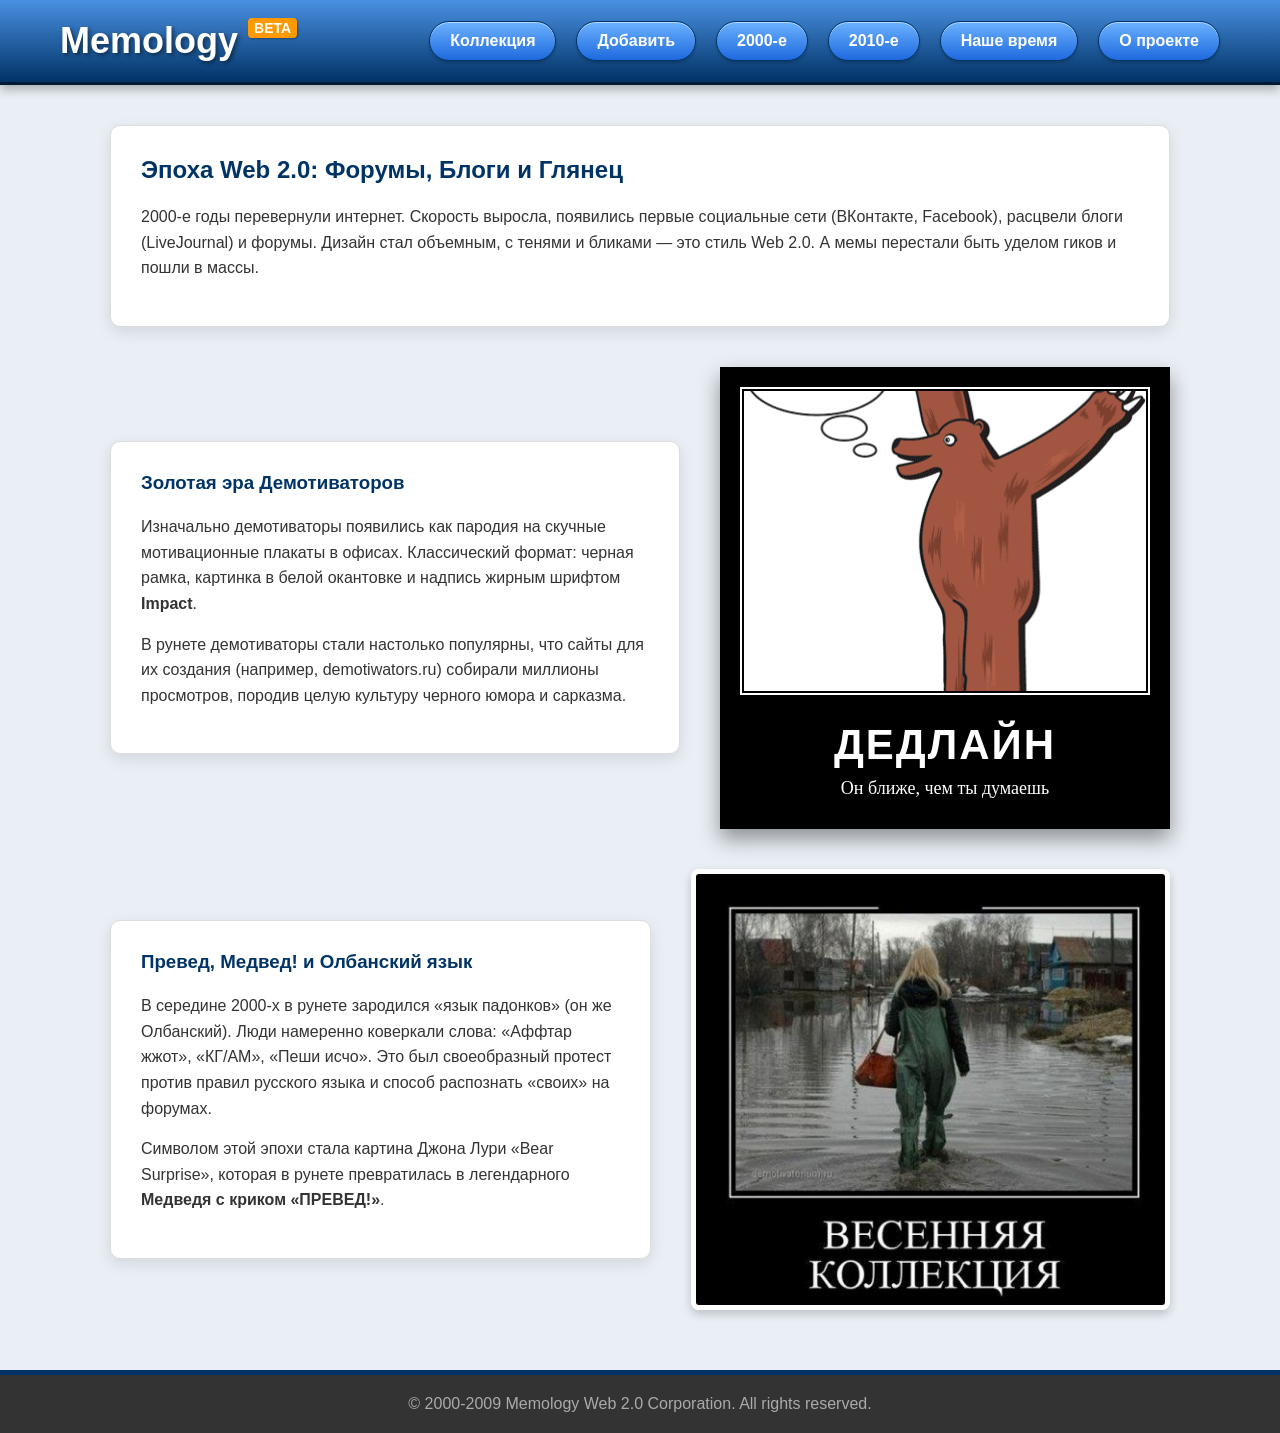
<file: 2000-s.html>
<!DOCTYPE html>
<html lang="ru">
<head>
    <meta charset="UTF-8">
    <meta name="viewport" content="width=device-width, initial-scale=1.0">
    <title>Мемы 2000-х | Мемология</title>
    <link rel="stylesheet" href="./styles/style.css">
</head>
<body class="body-2000s">

    <header class="header-2000s">
        <div class="header-content">
            <h1 class="logo-2000s">Memology <span class="beta-tag">BETA</span></h1>
            <nav>
                <a href="index.html" class="retro-button">Коллекция</a>
                <a href="form.html" class="retro-button">Добавить</a>
                
                <a href="2000-s.html" class="retro-button">2000-е</a>
                <a href="2010-s.html" class="retro-button">2010-е</a>
                <a href="modern.html" class="retro-button">Наше время</a>
                
                <a href="about.html" class="retro-button">О проекте</a>
            </nav>
        </div>
    </header>

    <main class="main-2000s">
        <section class="intro-2000s glossy-box">
            <h2>Эпоха Web 2.0: Форумы, Блоги и Глянец</h2>
            <p>2000-е годы перевернули интернет. Скорость выросла, появились первые социальные сети (ВКонтакте, Facebook), расцвели блоги (LiveJournal) и форумы. Дизайн стал объемным, с тенями и бликами — это стиль Web 2.0. А мемы перестали быть уделом гиков и пошли в массы.</p>
        </section>

        <section class="content-section-2000s">
            <div class="text-side glossy-box">
                <h3>Золотая эра Демотиваторов</h3>
                <p>Изначально демотиваторы появились как пародия на скучные мотивационные плакаты в офисах. Классический формат: черная рамка, картинка в белой окантовке и надпись жирным шрифтом <strong>Impact</strong>.</p>
                <p>В рунете демотиваторы стали настолько популярны, что сайты для их создания (например, demotiwators.ru) собирали миллионы просмотров, породив целую культуру черного юмора и сарказма.</p>
            </div>
            
            <div class="demotivator-frame">
                <div class="demotivator-inner">
                    <img src="./images/медвед.gif" alt="Превед Медвед" class="demotivator-img">
                </div>
                <h4 class="demotivator-title">ДЕДЛАЙН</h4>
                <p class="demotivator-text">Он ближе, чем ты думаешь</p>
            </div>
        </section>

        <section class="content-section-2000s reverse-layout">
            <div class="image-side">
                <img src="./images/demotivator-1.jpg" alt="Упячка" class="glossy-image">
            </div>
            <div class="text-side glossy-box">
                <h3>Превед, Медвед! и Олбанский язык</h3>
                <p>В середине 2000-х в рунете зародился «язык падонков» (он же Олбанский). Люди намеренно коверкали слова: «Аффтар жжот», «КГ/АМ», «Пеши исчо». Это был своеобразный протест против правил русского языка и способ распознать «своих» на форумах.</p>
                <p>Символом этой эпохи стала картина Джона Лури «Bear Surprise», которая в рунете превратилась в легендарного <strong>Медведя с криком «ПРЕВЕД!»</strong>.</p>
            </div>
        </section>

    </main>

    <footer class="footer-2000s">
        <p>© 2000-2009 Memology Web 2.0 Corporation. All rights reserved.</p>
    </footer>
    <script src="./js/storage.js"></script>
    <script src="./js/main.js"></script>
</body>
</html>
</file>
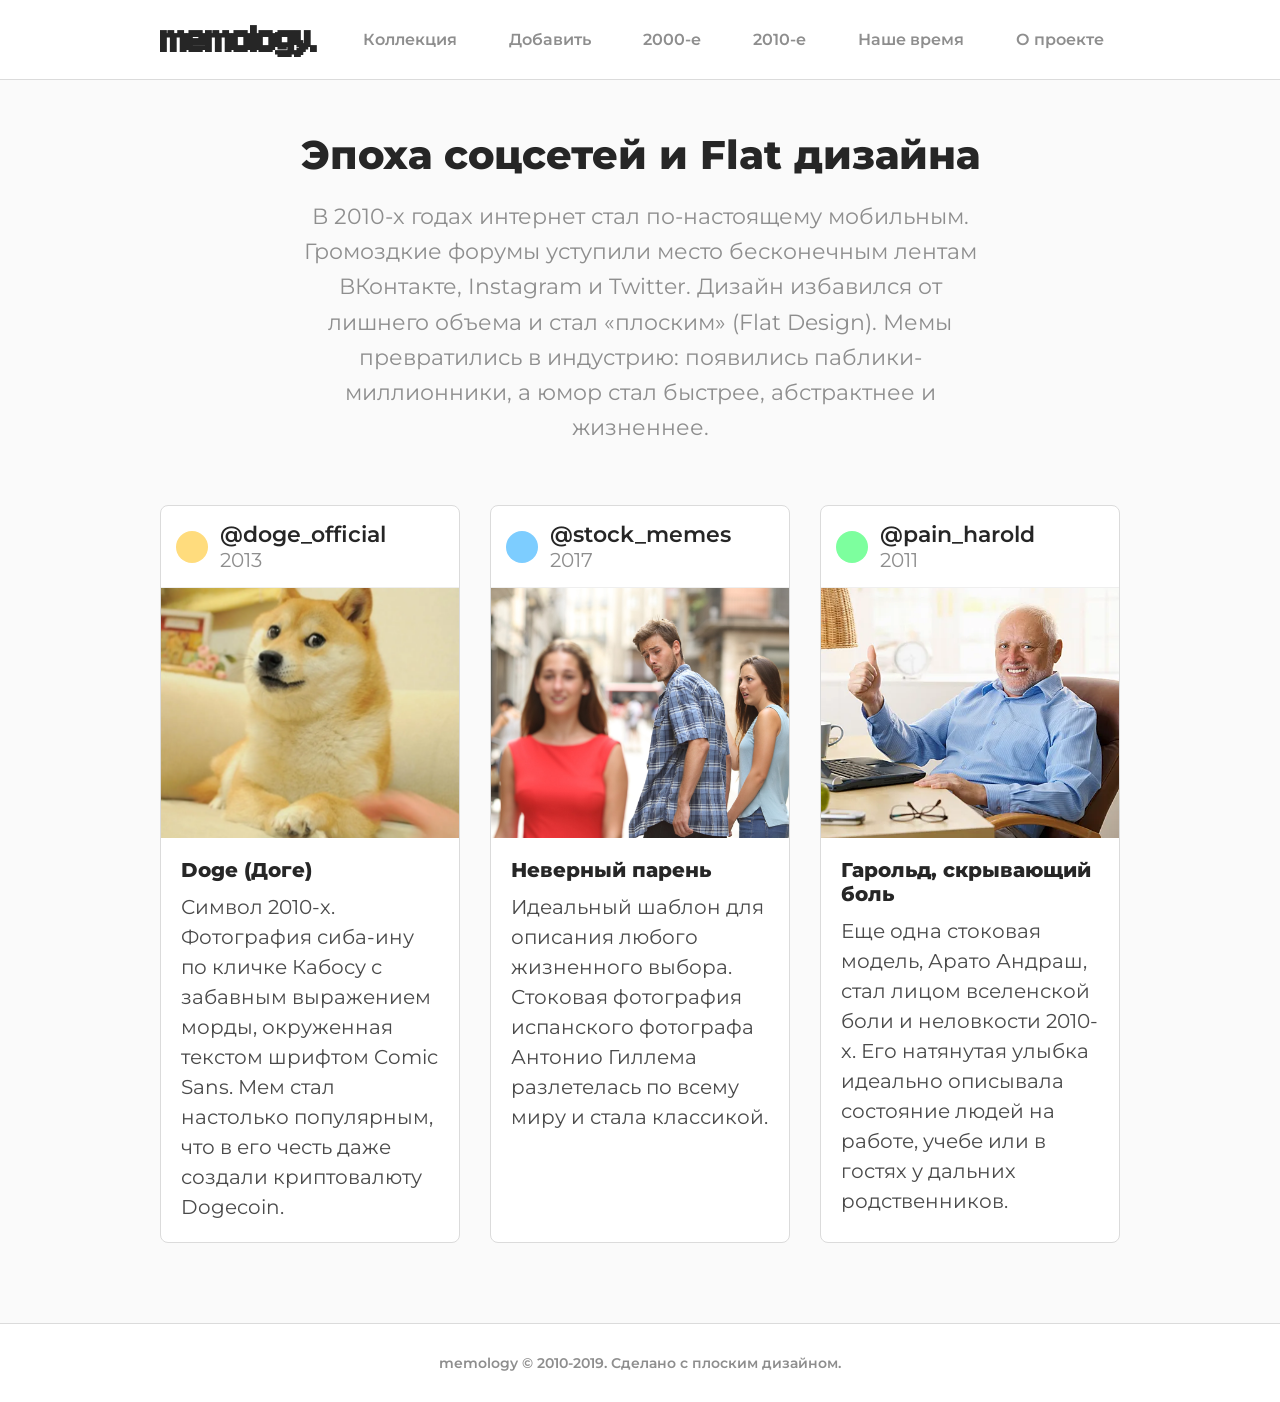
<file: 2010-s.html>
<!DOCTYPE html>
<html lang="ru">
<head>
    <meta charset="UTF-8">
    <meta name="viewport" content="width=device-width, initial-scale=1.0">
    <title>Мемы 2010-х | Мемология</title>
    <link rel="stylesheet" href="./styles/style.css">
</head>
<body class="body-2010s">

    <header class="header-2010s">
        <div class="container-2010s header-flex">
            <h1 class="logo-2010s">memology.</h1>
            <nav>
                <a href="index.html" class="retro-button">Коллекция</a>
                <a href="form.html" class="retro-button">Добавить</a>
                
                <a href="2000-s.html" class="retro-button">2000-е</a>
                <a href="2010-s.html" class="retro-button">2010-е</a>
                <a href="modern.html" class="retro-button">Наше время</a>
                
                <a href="about.html" class="retro-button">О проекте</a>
            </nav>
        </div>
    </header>

    <main class="main-2010s container-2010s">
        
        <section class="intro-2010s">
            <h2 class="title-2010s">Эпоха соцсетей и Flat дизайна</h2>
            <p class="text-2010s">В 2010-х годах интернет стал по-настоящему мобильным. Громоздкие форумы уступили место бесконечным лентам ВКонтакте, Instagram и Twitter. Дизайн избавился от лишнего объема и стал «плоским» (Flat Design). Мемы превратились в индустрию: появились паблики-миллионники, а юмор стал быстрее, абстрактнее и жизненнее.</p>
        </section>

        <section class="feed-2010s">
            
            <article class="flat-card">
                <div class="card-header">
                    <div class="avatar"></div>
                    <div>
                        <span class="username">@doge_official</span>
                        <span class="post-time">2013</span>
                    </div>
                </div>
                <img src="./images/doge-meme.webp" alt="Doge meme" class="card-image">
                <div class="card-content">
                    <h3 class="card-title">Doge (Доге)</h3>
                    <p class="card-text">Символ 2010-х. Фотография сиба-ину по кличке Кабосу с забавным выражением морды, окруженная текстом шрифтом Comic Sans. Мем стал настолько популярным, что в его честь даже создали криптовалюту Dogecoin.</p>
                </div>
            </article>

            <article class="flat-card">
                <div class="card-header">
                    <div class="avatar avatar-blue"></div>
                    <div>
                        <span class="username">@stock_memes</span>
                        <span class="post-time">2017</span>
                    </div>
                </div>
                <img src="./images/Distracted-dude.jpeg" alt="Distracted Boyfriend" class="card-image">
                <div class="card-content">
                    <h3 class="card-title">Неверный парень</h3>
                    <p class="card-text">Идеальный шаблон для описания любого жизненного выбора. Стоковая фотография испанского фотографа Антонио Гиллема разлетелась по всему миру и стала классикой.</p>
                </div>
            </article>

            <article class="flat-card">
                <div class="card-header">
                    <div class="avatar avatar-green"></div>
                    <div>
                        <span class="username">@pain_harold</span>
                        <span class="post-time">2011</span>
                    </div>
                </div>
                <img src="./images/Garold-meme.webp" alt="Гарольд" class="card-image">
                <div class="card-content">
                    <h3 class="card-title">Гарольд, скрывающий боль</h3>
                    <p class="card-text">Еще одна стоковая модель, Арато Андраш, стал лицом вселенской боли и неловкости 2010-х. Его натянутая улыбка идеально описывала состояние людей на работе, учебе или в гостях у дальних родственников.</p>
                </div>
            </article>

        </section>

    </main>

    <footer class="footer-2010s">
        <div class="container-2010s">
            <p>memology © 2010-2019. Сделано с плоским дизайном.</p>
        </div>
    </footer>
    <script src="./js/storage.js"></script>
    <script src="./js/main.js"></script>
</body>
</html>
</file>
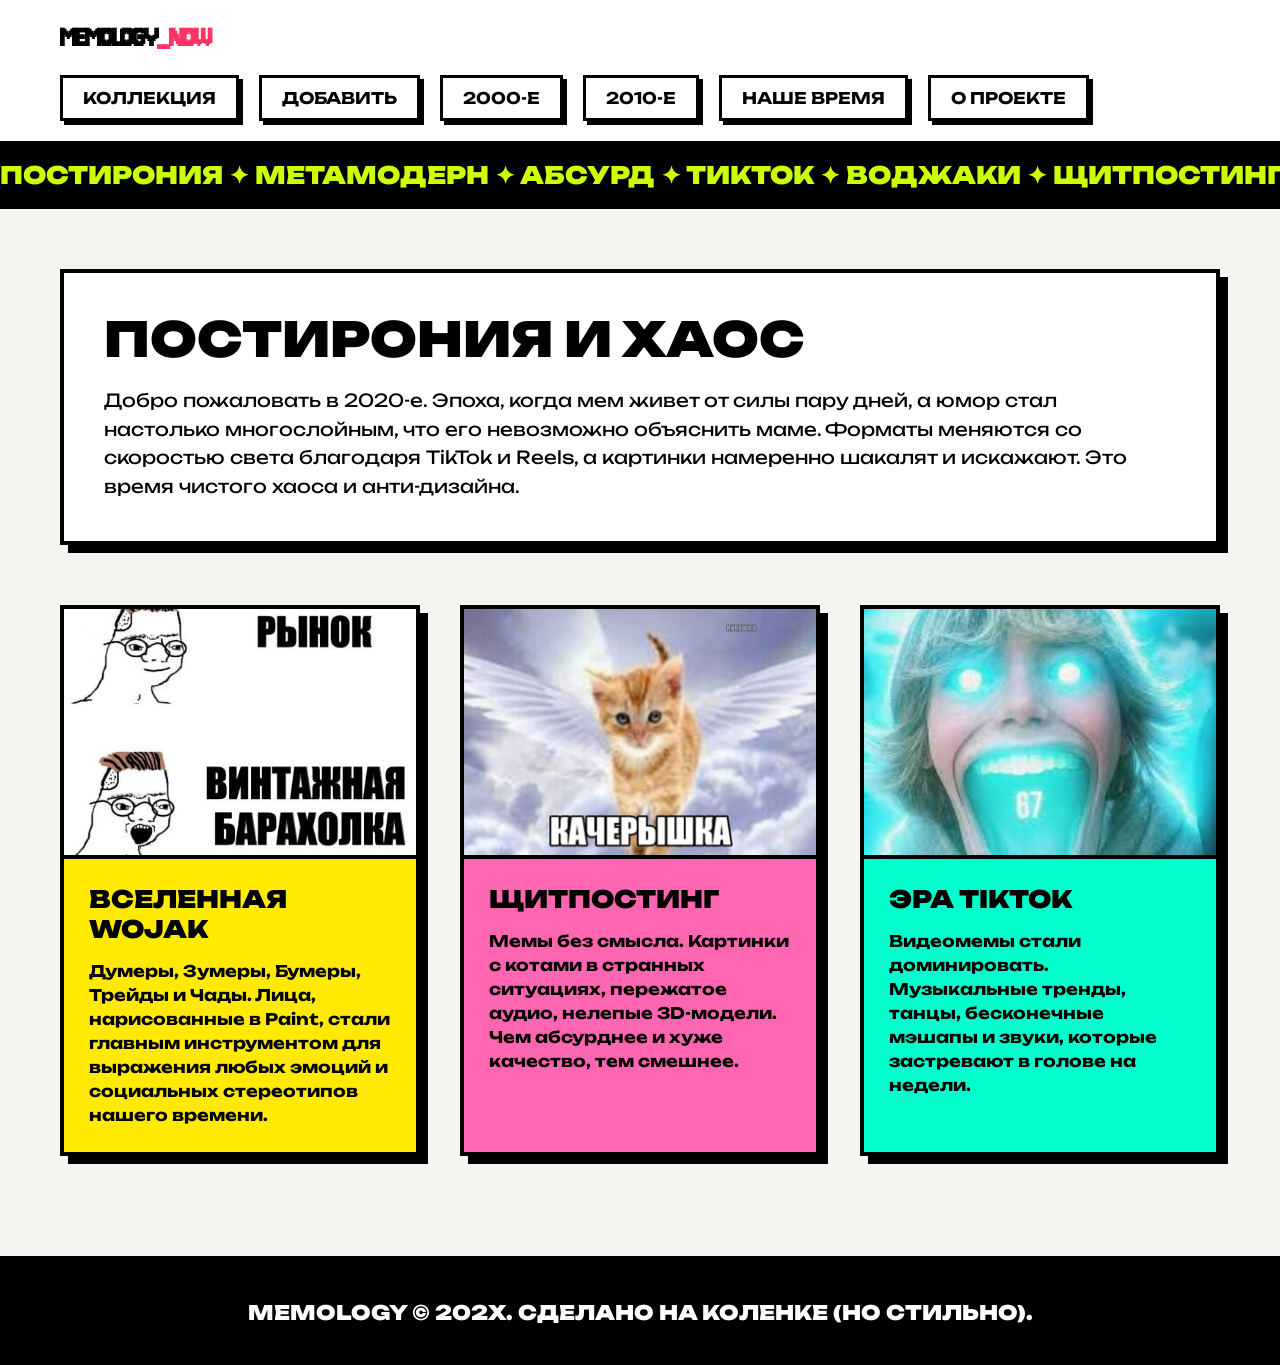
<file: modern.html>
<!DOCTYPE html>
<html lang="ru">
<head>
    <meta charset="UTF-8">
    <meta name="viewport" content="width=device-width, initial-scale=1.0">
    <title>Мемы Нашего Времени | Мемология</title>
    <link rel="stylesheet" href="./styles/style.css">
</head>
<body class="body-modern">

    <header class="header-modern">
        <div class="container-modern">
            <h1 class="logo-modern">MEMOLOGY<span>_NOW</span></h1>
            <nav>
                <a href="index.html" class="retro-button">Коллекция</a>
                <a href="form.html" class="retro-button">Добавить</a>
                
                <a href="2000-s.html" class="retro-button">2000-е</a>
                <a href="2010-s.html" class="retro-button">2010-е</a>
                <a href="modern.html" class="retro-button">Наше время</a>
                
                <a href="about.html" class="retro-button">О проекте</a>
            </nav>
        </div>
    </header>

<div class="marquee-brutal">
        <div class="marquee-track">
            <div class="marquee-content">ПОСТИРОНИЯ ✦ МЕТАМОДЕРН ✦ АБСУРД ✦ ТИКТОК ✦ ВОДЖАКИ ✦ ЩИТПОСТИНГ ✦&nbsp;</div>
            <div class="marquee-content">ПОСТИРОНИЯ ✦ МЕТАМОДЕРН ✦ АБСУРД ✦ ТИКТОК ✦ ВОДЖАКИ ✦ ЩИТПОСТИНГ ✦&nbsp;</div>
        </div>
    </div>

    <main class="main-modern container-modern">
        
        <section class="intro-modern brutal-box">
            <h2 class="title-modern">Постирония и Хаос</h2>
            <p class="text-modern">Добро пожаловать в 2020-е. Эпоха, когда мем живет от силы пару дней, а юмор стал настолько многослойным, что его невозможно объяснить маме. Форматы меняются со скоростью света благодаря TikTok и Reels, а картинки намеренно шакалят и искажают. Это время чистого хаоса и анти-дизайна.</p>
        </section>

        <section class="grid-modern">
            
            <article class="brutal-card card-yellow">
                <img src="./images/paint-meme.jpg" alt="Wojak Meme" class="brutal-img">
                <div class="brutal-content">
                    <h3>Вселенная Wojak</h3>
                    <p>Думеры, Зумеры, Бумеры, Трейды и Чады. Лица, нарисованные в Paint, стали главным инструментом для выражения любых эмоций и социальных стереотипов нашего времени.</p>
                </div>
            </article>

            <article class="brutal-card card-pink">
                <img src="./images/shitpost-meme.jpg" alt="Абсурдный кот" class="brutal-img">
                <div class="brutal-content">
                    <h3>Щитпостинг</h3>
                    <p>Мемы без смысла. Картинки с котами в странных ситуациях, пережатое аудио, нелепые 3D-модели. Чем абсурднее и хуже качество, тем смешнее.</p>
                </div>
            </article>

            <article class="brutal-card card-cyan">
                <img src="./images/six-seven-meme.jpeg" alt="TikTok Trend" class="brutal-img">
                <div class="brutal-content">
                    <h3>Эра TikTok</h3>
                    <p>Видеомемы стали доминировать. Музыкальные тренды, танцы, бесконечные мэшапы и звуки, которые застревают в голове на недели.</p>
                </div>
            </article>

        </section>

    </main>

    <footer class="footer-modern">
        <div class="container-modern">
            <p>MEMOLOGY © 202X. СДЕЛАНО НА КОЛЕНКЕ (НО СТИЛЬНО).</p>
        </div>
    </footer>
    <script src="./js/storage.js"></script>
    <script src="./js/main.js"></script>
</body>
</html>
</file>
<file: styles/style.css>
/* шрифты */
@import url('https://fonts.googleapis.com/css2?family=Montserrat:wght@400;600;800&display=swap');
@import url('https://fonts.googleapis.com/css2?family=Anton&display=swap');
@import url('https://fonts.googleapis.com/css2?family=Jersey+10&family=Press+Start+2P&display=swap');
@import url('https://fonts.googleapis.com/css2?family=Quicksand:wght@300;600;800&display=swap');
@import url('https://fonts.googleapis.com/css2?family=Unbounded:wght@400;700;900&display=swap');

* {
    margin: 0;
    padding: 0;
    box-sizing: border-box;
}

body {
    background-color: #008080;
    overflow-x: hidden;
}

header {
    font-family: "Jersey 10", sans-serif;
    font-weight: 400;
}

.title-bar {
    background: linear-gradient(90deg, #000080, #1084d0); 
    color: white;
    padding: 2px 4px;
    display: flex;
    align-items: center;
    justify-content: space-between;
}

.title-bar-right, 
.title-bar-left {
    display: flex;
    align-items: center;
}

.title-bar p {
    margin-left: 12px;
    font-size: 24px;
}

.logo-exe {
    width: 24px;
    height: 24px;
}

.Logo {
    display: flex;
    align-items: center;
}

.images_old_windows {
    display: flex;
    gap: 4px;
    margin-right: 12px;
    align-items: center;
}

.gray-x, 
.windows, 
.collaps- {
    width: 24px;
    height: 24px;
    cursor: pointer;
}

.clock {
    background-color: black;
    color: #00ff00;
    padding: 4px 10px;
    border-top: 2px solid #000000;
    border-left: 2px solid #000000;
    border-bottom: 2px solid #ffffff;
    border-right: 2px solid #ffffff;
    font-family: monospace;
    font-size: 16px;
    margin-right: 15px;
}

.retro-container {
    font-family: "Press Start 2P", system-ui;
    display: flex;
    align-items: center;
    justify-content: space-between;
    background-color: #c0c0c0;
    padding: 10px;
    border-top: 2px solid #ffffff;
    border-left: 2px solid #ffffff;
    border-bottom: 2px solid #000000;
    border-right: 2px solid #000000;
}

nav {
    display: flex;
    gap: 20px;
    flex-wrap: wrap;
}

.retro-cursor {
    width: 48px;
    height: 48px;
}

.retro-button {
    color: #000000;
    text-decoration: none;
    padding: 10px 20px;
    font-size: 18px;
    background-color: #c0c0c0;
    border-top: 2px solid #ffffff;
    border-left: 2px solid #ffffff;
    border-bottom: 2px solid #000000;
    border-right: 2px solid #000000;
}

.retro-button:hover {
    background-color: #e0e0e0;
}

.retro-button:active, 
.retro-button.active {
    border-top: 2px solid #000000;
    border-left: 2px solid #000000;
    border-bottom: 2px solid #ffffff;
    border-right: 2px solid #ffffff;
}

/* --- ГЛАВНЫЙ ЭКРАН --- */
.main {
    display: flex;
    justify-content: space-between;
    align-items: flex-start;
    gap: 20px;
    max-width: 1400px;
    margin: 50px auto;
    padding: 0 20px;
}

.main-txt {
    flex: 1; 
    padding: 32px;
    background-color: #c0c0c0;
    font-family: "Press Start 2P", system-ui;
    border: 2px solid #ffffff;
    border-bottom-color: #000000;
    border-right-color: #000000;
}

.main-txt p {
    font-family: "Quicksand", sans-serif;
    font-weight: 600;
    font-size: 20px;
    line-height: 1.5;
    color: #000000;
}

.main-txt h1 {
    font-size: 32px;
    margin-bottom: 20px;
    color: #000080;
}

.add-banner {
    width: 400px;
    height: auto;
    flex-shrink: 0;
    border: 2px solid #ffffff;
    border-bottom-color: #000000;
    border-right-color: #000000;
}

.interval {
    max-width: 1400px;
    margin: 100px auto;
    padding: 0 20px;
}

.interval-logos {
    background-color: #c0c0c0;
    display: flex;
    justify-content: space-evenly;
    align-items: center;
    gap: 20px;
    flex-wrap: wrap;
    border: 2px solid #ffffff;
    border-bottom-color: #000000;
    border-right-color: #000000;
}

.logos-int {
    margin: 20px 0;
    width: 100px;
    height: 100px;
}

.History {
    max-width: 1400px;
    margin: 0 auto;
    padding: 0 20px;
    font-family: "Press Start 2P", system-ui;
}

.history-headline {
    margin-top: 7%;
    margin-bottom: 15px;
    color: #000080;
    padding: 20px;
    max-width: 450px;
    background-color: #c0c0c0;
    border: 2px solid #ffffff;
    border-bottom-color: #000000;
    border-right-color: #000000;
}

.author-text-img {
    display: flex;
    align-items: flex-start;
    gap: 20px;
}

.author-text-column {
    display: flex;
    flex-direction: column;
    gap: 20px;
    flex: 1; 
}

.author-text-column h3 {
    font-size: 28px;
    color: #000080;
    padding: 20px;
    background-color: #c0c0c0;
    border: 2px solid #ffffff;
    border-bottom-color: #000000;
    border-right-color: #000000;
}

.author-txt {
    padding: 32px;
    background-color: #c0c0c0;
    border: 2px solid #ffffff;
    border-bottom-color: #000000;
    border-right-color: #000000;
}

.author-txt p {
    font-family: "Quicksand", sans-serif;
    font-weight: 600;
    font-size: 20px;
    line-height: 1.5;
    color: #000000;
}

.image-for-author {
    display: flex;
    flex-direction: column;
    gap: 20px;
    width: 350px; 
    flex-shrink: 0;
}

.author-img {
    width: 100%;
    height: auto;
    background-color: #c0c0c0;
    padding: 10px;
    border: 2px solid #ffffff;
    border-bottom-color: #000000;
    border-right-color: #000000;
}

.add-banner-for-author {
    width: 350px;
    height: auto;
    flex-shrink: 0;
    border: 2px solid #ffffff;
    border-bottom-color: #000000;
    border-right-color: #000000;
}

.nineties {
    margin-top: 100px;
    font-family: "Press Start 2P", system-ui;
    padding-bottom: 100px;
}

.center-txt-90 {
    display: flex;
    justify-content: center;
    padding-bottom: 35px;
}

.txt-90 {
    background-color: #c0c0c0;
    padding: 15px 40px;
    color: rgb(164, 147, 49);
    font-size: 24px;
    border: 2px solid #ffffff;
    border-bottom-color: #000000;
    border-right-color: #000000;
}

.images-90 {
    display: flex;
    justify-content: space-evenly;
    flex-wrap: wrap;
    gap: 20px;
    margin-top: 20px;
}

.img-90 {
    background-color: #c0c0c0;
    padding: 20px;
    width: 400px;
    height: auto;
    border: 2px solid #ffffff;
    border-bottom-color: #000000;
    border-right-color: #000000;
}

.slider-wrapper {
    display: flex;
    justify-content: center;
    align-items: center;
    gap: 20px;
    margin-top: 50px;
}

.slider-button {
    background-color: #c0c0c0;
    padding: 20px;
    cursor: pointer;
    font-size: 24px;
    font-family: "Press Start 2P", system-ui;
    border: 2px solid #ffffff;
    border-bottom-color: #000000;
    border-right-color: #000000;
}

.slider-button:active {
    border-top: 2px solid #000000;
    border-left: 2px solid #000000;
    border-bottom: 2px solid #ffffff;
    border-right: 2px solid #ffffff;
}

.moh {
    width: 100%;
    max-width: 1000px;
    overflow: hidden;
}

.text-block-90 {
    display: flex;
    transition: transform 0.4s ease-in-out;
    width: 100%;
}

.first-block-90 {
    min-width: 100%;
    box-sizing: border-box;
    padding: 40px;
    text-align: center;
    display: flex;
    flex-direction: column;
    justify-content: center;
    min-height: 550px;
    background-color: #c0c0c0;
    border: 2px solid #ffffff;
    border-bottom-color: #000000;
    border-right-color: #000000;
}

.first-block-90 h2 {
    font-size: 32px;
    color: #000080;
    border-bottom: 2px dashed #000080;
    padding-bottom: 10px;
    margin-bottom: 35px;
}

.first-block-90 p {
    font-family: "Quicksand", sans-serif;
    font-weight: 600;
    font-size: 20px;
    line-height: 1.6;
    color: #000000;
}

.retro-footer {
    margin-top: 100px;
    background-color: #c0c0c0;
    padding: 20px;
    font-family: "Press Start 2P", system-ui;
    font-size: 12px;
    border: 2px solid #ffffff;
    border-bottom-color: #000000;
    border-right-color: #000000;
}

.footer-content {
    display: flex;
    justify-content: space-between;
    align-items: center;
    flex-wrap: wrap;
    gap: 20px;
}

.footer-left p {
    margin-bottom: 10px;
    color: #000000;
    line-height: 1.5;
}

.footer-center {
    display: flex;
    flex-direction: column;
    align-items: center;
    gap: 10px;
}

.hit-counter {
    display: flex;
    background-color: black;
    border: 3px inset #808080;
    padding: 2px;
}

.hit-counter .digit {
    background-color: #000000;
    color: #00ff00;
    font-family: monospace;
    font-size: 24px;
    padding: 2px 6px;
    border-right: 1px solid #333333;
}

.hit-counter .digit:last-child {
    border-right: none;
}

.footer-right {
    display: flex;
    flex-direction: column;
    align-items: flex-end;
    gap: 15px;
}

.badges {
    display: flex;
    gap: 10px;
}

.fake-badge {
    width: 88px;
    height: 31px;
    background-color: #000080;
    color: white;
    font-size: 10px;
    display: flex;
    justify-content: center;
    align-items: center;
    border: 1px solid #ffffff;
    text-align: center;
}

.mail-btn {
    font-size: 14px;
    padding: 8px 15px;
}

.meme-collection {
    max-width: 1400px;
    margin: 100px auto;
    padding: 0 20px;
    font-family: "Press Start 2P", system-ui;
}

.collection-header {
    display: flex;
    justify-content: space-between;
    align-items: center;
    margin-bottom: 40px;
    flex-wrap: wrap;
    gap: 20px;
}

.collection-stats {
    display: flex;
    align-items: center;
    gap: 20px;
    background-color: #c0c0c0;
    padding: 15px;
    border: 2px solid #ffffff;
    border-bottom-color: #000000;
    border-right-color: #000000;
}

.digital-counter {
    background-color: black;
    color: #00ff00;
    font-family: monospace;
    padding: 2px 8px;
    font-size: 20px;
    border: 2px inset #808080;
}

.add-btn {
    background-color: #000080;
    color: white;
}

.add-btn:hover {
    background-color: #1084d0;
    color: white;
}

.memes-grid {
    display: grid;
    grid-template-columns: repeat(auto-fill, minmax(300px, 1fr));
    gap: 30px;
}

.meme-card {
    background-color: #c0c0c0;
    display: flex;
    flex-direction: column;
    padding: 15px;
    transition: transform 0.2s;
    border: 2px solid #ffffff;
    border-bottom-color: #000000;
    border-right-color: #000000;
}

.meme-card:hover {
    transform: translateY(-5px);
}

.meme-card img {
    width: 100%;
    height: 250px;
    object-fit: cover;
    object-position: top;
    border: 2px inset #808080;
    margin-bottom: 15px;
    background-color: #000000;
}

.meme-card h3 {
    font-size: 18px;
    color: #000080;
    margin-bottom: 10px;
    line-height: 1.3;
    word-wrap: break-word;
}

.meme-card .category {
    font-family: "Quicksand", sans-serif;
    font-weight: 800;
    font-size: 14px;
    margin-bottom: 15px;
    color: #333333;
    background-color: #ffffff;
    padding: 3px 6px;
    border: 1px solid #808080;
    display: inline-block;
    align-self: flex-start;
}

.meme-card-actions {
    margin-top: auto;
    display: flex;
    justify-content: space-between;
    align-items: center;
    border-top: 2px solid #808080;
    padding-top: 15px;
}

.checkbox-wrapper {
    display: flex;
    align-items: center;
    gap: 10px;
    font-size: 12px;
    cursor: pointer;
}

.checkbox-wrapper input[type="checkbox"] {
    width: 18px;
    height: 18px;
    cursor: pointer;
}

.delete-btn {
    background-color: #ff0000;
    color: white;
    padding: 8px 12px;
    font-family: "Press Start 2P", system-ui;
    font-size: 10px;
    cursor: pointer;
    border: 2px solid #ff9999;
    border-bottom-color: #660000;
    border-right-color: #660000;
}

.delete-btn:active {
    border-top-color: #660000;
    border-left-color: #660000;
    border-bottom-color: #ff9999;
    border-right-color: #ff9999;
}

.meme-card.learned h3 {
    text-decoration: line-through;
    color: #808080;
}

.meme-card.learned img {
    filter: grayscale(100%);
    opacity: 0.7;
}


.form-page-main {
    display: flex;
    justify-content: center;
    align-items: center;
    min-height: 70vh;
    padding: 20px;
    font-family: "Press Start 2P", system-ui;
}

.form-window {
    background-color: #c0c0c0;
    padding: 30px;
    width: 100%;
    max-width: 600px;
    box-shadow: 10px 10px 0px rgba(0,0,0,0.5);
    border: 2px solid #ffffff;
    border-bottom-color: #000000;
    border-right-color: #000000;
}

.retro-form {
    display: flex;
    flex-direction: column;
    gap: 25px;
    margin-top: 20px;
}

.form-group {
    display: flex;
    flex-direction: column;
    gap: 10px;
}

.form-group label {
    font-size: 14px;
    color: #000080;
}

.retro-input {
    font-family: "Quicksand", sans-serif;
    font-weight: 600;
    font-size: 18px;
    padding: 10px;
    background-color: #ffffff;
    border: 2px inset #808080;
    outline: none;
    color: #000000;
}

.retro-input:focus {
    background-color: #e6f2ff;
}

.form-actions {
    display: flex;
    justify-content: flex-end;
    gap: 15px;
    margin-top: 20px;
    border-top: 2px groove #ffffff;
    padding-top: 20px;
}

.submit-btn {
    background-color: #008000;
    color: white;
}

.submit-btn:hover {
    background-color: #00a000;
}

.cancel-btn {
    background-color: #c0c0c0;
}


.about-page-main {
    display: flex;
    justify-content: center;
    align-items: flex-start;
    min-height: 70vh;
    padding: 20px;
    margin-top: 40px;
    font-family: "Press Start 2P", system-ui;
}

.about-window {
    width: 100%;
    max-width: 800px;
}

.retro-box {
    background-color: #c0c0c0;
    padding: 30px;
    box-shadow: 10px 10px 0px rgba(0,0,0,0.5);
    border: 2px solid #ffffff;
    border-bottom-color: #000000;
    border-right-color: #000000;
}

.about-content h3 {
    color: #000080;
    font-size: 20px;
    margin-top: 30px;
    margin-bottom: 15px;
    border-bottom: 2px dashed #000080;
    padding-bottom: 10px;
}

.about-content h3:first-child {
    margin-top: 0;
}

.about-content p, 
.about-content li {
    font-family: "Quicksand", sans-serif;
    font-weight: 600;
    font-size: 18px;
    line-height: 1.6;
    color: #000000;
    margin-bottom: 15px;
}

.instruction-list {
    margin-left: 25px;
    margin-bottom: 20px;
}

.author-info {
    background-color: #e6e6e6;
    padding: 15px;
    border: 1px inset #808080;
}

.author-info p {
    margin-bottom: 8px;
}

.author-info a {
    color: #0000ff;
    text-decoration: none;
}

.author-info a:hover {
    text-decoration: underline;
}

/* эпоха 2000-х годов */

.body-2000s {
    background-color: #e9eff5;
    font-family: 'Verdana', 'Tahoma', sans-serif;
    color: #333333;
}

.header-2000s {
    background: linear-gradient(to bottom, #4a90e2 0%, #003366 100%);
    border-bottom: 3px solid #001a33;
    box-shadow: 0 4px 10px rgba(0, 0, 0, 0.3);
    padding: 20px 0;
}

.header-content {
    max-width: 1200px;
    margin: 0 auto;
    display: flex;
    justify-content: space-between;
    align-items: center;
    padding: 0 20px;
}

.logo-2000s {
    color: white;
    font-size: 36px;
    font-family: 'Trebuchet MS', sans-serif;
    text-shadow: 2px 2px 4px rgba(0, 0, 0, 0.5);
    margin: 0;
}

.beta-tag {
    background-color: #ff9900;
    color: white;
    font-size: 14px;
    padding: 2px 6px;
    border-radius: 4px;
    vertical-align: top;
    box-shadow: 1px 1px 2px rgba(0,0,0,0.3);
    text-shadow: none;
}

/* Переопределение кнопок навигации для 2000-х */

.header-2000s nav a.retro-button {
    background: linear-gradient(to bottom, #6cb2ff 0%, #1e69de 100%);
    border: 1px solid #003366;
    border-radius: 20px;
    color: white;
    font-family: 'Verdana', 'Tahoma', sans-serif;
    font-weight: bold;
    font-size: 16px;
    box-shadow: inset 0 1px 0 rgba(255, 255, 255, 0.5), 0 2px 3px rgba(0, 0, 0, 0.2);
    padding: 10px 20px;
}

.header-2000s nav a.retro-button:hover, 
.header-2000s nav a.retro-button.active {
    background: linear-gradient(to bottom, #ffb732 0%, #ff8c00 100%);
    border-color: #cc7000;
}

.header-2000s nav a.retro-button:active {
    border: 1px solid #cc7000;
}

.main-2000s {
    max-width: 1100px;
    margin: 40px auto;
    display: flex;
    flex-direction: column;
    gap: 40px;
    padding: 0 20px;
}

.glossy-box {
    background: white;
    border-radius: 10px;
    padding: 30px;
    box-shadow: 0 5px 15px rgba(0, 0, 0, 0.1);
    border: 1px solid #dcdcdc;
}

.glossy-box h2, 
.glossy-box h3 {
    color: #003366;
    margin-bottom: 20px;
    font-family: 'Trebuchet MS', sans-serif;
}

.glossy-box p {
    line-height: 1.6;
    font-size: 16px;
    margin-bottom: 15px;
}

.content-section-2000s {
    display: flex;
    align-items: center;
    gap: 40px;
}

.reverse-layout {
    flex-direction: row-reverse;
}

.text-side {
    flex: 1;
}

.image-side {
    flex: 1;
    display: flex;
    justify-content: center;
}

.glossy-image {
    max-width: 100%;
    border-radius: 8px;
    border: 5px solid white;
    box-shadow: 0 4px 10px rgba(0,0,0,0.2);
}

.demotivator-frame {
    background-color: #000000;
    padding: 20px 20px 30px 20px;
    display: flex;
    flex-direction: column;
    align-items: center;
    width: 450px;
    box-shadow: 0 10px 20px rgba(0,0,0,0.4);
}

.demotivator-inner {
    border: 2px solid #ffffff;
    padding: 2px;
    margin-bottom: 15px;
    width: 100%;
}

.demotivator-img {
    width: 100%;
    height: 300px;
    object-fit: cover;
    display: block;
}

.demotivator-title {
    font-family: 'Anton', 'Impact', sans-serif;
    color: #ffffff;
    font-size: 42px;
    text-transform: uppercase;
    letter-spacing: 2px;
    margin: 0 0 5px 0;
    text-align: center;
}

.demotivator-text {
    font-family: 'Times New Roman', serif;
    color: #ffffff;
    font-size: 18px;
    margin: 0;
    text-align: center;
}

.footer-2000s {
    background-color: #333333;
    color: #aaaaaa;
    text-align: center;
    padding: 20px;
    margin-top: 60px;
    border-top: 5px solid #003366;
}

 /* эпоха 3: 2010-е (FLAT DESIGN & MINIMALISM) */
.body-2010s {
    background-color: #fafafa;
    font-family: 'Montserrat', sans-serif;
    color: #262626;
}

.container-2010s {
    max-width: 1000px;
    margin: 0 auto;
    padding: 0 20px;
}

.header-2010s {
    background-color: #ffffff;
    border-bottom: 1px solid #dbdbdb;
    padding: 15px 0;
    position: sticky;
    top: 0;
    z-index: 100;
}

.header-flex {
    display: flex;
    justify-content: space-between;
    align-items: center;
}

.logo-2010s {
    font-weight: 800;
    font-size: 46px;
    color: #262626;
    letter-spacing: -1px;
}

/* Переопределение кнопок навигации для 2010-х */

.header-2010s nav a.retro-button {
    background-color: transparent;
    border: none;
    border-radius: 4px;
    color: #8e8e8e;
    font-family: 'Montserrat', sans-serif;
    font-size: 16px;
    font-weight: 600;
    box-shadow: none;
    padding: 8px 16px;
}

.header-2010s nav a.retro-button:hover {
    background-color: #f0f0f0;
    color: #262626;
}

.header-2010s nav a.retro-button:active, 
.header-2010s nav a.retro-button.active {
    background-color: #0095f6;
    color: #ffffff;
    border: none;
}

.main-2010s {
    margin-top: 50px;
    margin-bottom: 80px;
}

.intro-2010s {
    text-align: center;
    margin-bottom: 60px;
    max-width: 700px;
    margin-left: auto;
    margin-right: auto;
}

.title-2010s {
    font-size: 40px;
    font-weight: 800;
    margin-bottom: 20px;
    color: #262626;
}

.text-2010s {
    font-size: 22px;
    line-height: 1.6;
    color: #8e8e8e;
}

.feed-2010s {
    display: grid;
    grid-template-columns: repeat(auto-fit, minmax(300px, 1fr));
    gap: 30px;
}

.flat-card {
    background-color: #ffffff;
    border: 1px solid #dbdbdb;
    border-radius: 8px;
    overflow: hidden;
    transition: transform 0.2s ease, box-shadow 0.2s ease;
}

.flat-card:hover {
    transform: translateY(-5px);
    box-shadow: 0 10px 20px rgba(0,0,0,0.05);
}

.card-header {
    display: flex;
    align-items: center;
    padding: 15px;
    border-bottom: 1px solid #efefef;
}

.avatar {
    width: 32px;
    height: 32px;
    background-color: #ffdc7d;
    border-radius: 50%;
    margin-right: 12px;
}

.avatar-blue { background-color: #7dcdff; }
.avatar-green { background-color: #7dff9e; }

.username {
    display: block;
    font-weight: 600;
    font-size: 22px;
    color: #262626;
}

.post-time {
    display: block;
    font-size: 20px;
    color: #8e8e8e;
}

.card-image {
    width: 100%;
    height: 250px;
    object-fit: cover;
    display: block;
    background-color: #f0f0f0;
}

.card-content {
    padding: 20px;
}

.card-title {
    font-size: 20px;
    font-weight: 800;
    margin-bottom: 10px;
    color: #262626;
}

.card-text {
    font-size: 20px;
    line-height: 1.5;
    color: #4a4a4a;
}

.footer-2010s {
    border-top: 1px solid #dbdbdb;
    background-color: #ffffff;
    padding: 30px 0;
    text-align: center;
    color: #8e8e8e;
    font-size: 14px;
    font-weight: 600;
}

/* Наше время: 2020-е (BRUTALISM & MEMPHIS DESIGN) */

.body-modern {
    background-color: #f4f4f0;
    font-family: 'Unbounded', sans-serif;
    color: #000000;
}

.container-modern {
    max-width: 1200px;
    margin: 0 auto;
    padding: 0 20px;
}

.header-modern {
    background-color: #ffffff;
    border-bottom: 4px solid #000000;
    padding: 20px 0;
}

.header-modern .container-modern {
    display: flex;
    justify-content: space-between;
    align-items: center;
    flex-wrap: wrap;
    gap: 20px;
}

.logo-modern {
    font-size: 32px;
    font-weight: 900;
    text-transform: uppercase;
    letter-spacing: -2px;
}

.logo-modern span {
    color: #ff3366;
}

/* Переопределение кнопок навигации для современности */
.header-modern nav a.retro-button {
    background-color: #ffffff;
    border: 3px solid #000000;
    border-radius: 0;
    color: #000000;
    font-family: 'Unbounded', sans-serif;
    font-size: 16px;
    font-weight: 700;
    text-transform: uppercase;
    box-shadow: 4px 4px 0px #000000;
    transition: transform 0.1s, box-shadow 0.1s;
    padding: 10px 20px;
}

.header-modern nav a.retro-button:hover {
    background-color: #ccff00;
}

.header-modern nav a.retro-button:active, 
.header-modern nav a.retro-button.active {
    transform: translate(4px, 4px);
    box-shadow: 0px 0px 0px #000000;
    background-color: #ccff00;
    border-top: 3px solid #000000;
    border-left: 3px solid #000000;
}

/* Бегущая строка */
.marquee-brutal {
    background-color: #000000;
    color: #ccff00;
    padding: 15px 0;
    font-weight: 900;
    font-size: 24px;
    border-bottom: 4px solid #000000;
    overflow: hidden;
    white-space: nowrap;
}

.marquee-track {
    display: inline-flex;
    width: max-content;
    animation: marqueeScroll 15s linear infinite; 
}

.marquee-content {
    padding-right: 15px;
}

@keyframes marqueeScroll {
    0% { transform: translateX(0); }
    100% { transform: translateX(-50%); } 
}

.main-modern {
    margin-top: 60px;
    margin-bottom: 100px;
    display: flex;
    flex-direction: column;
    gap: 60px;
}

.brutal-box {
    background-color: #ffffff;
    border: 4px solid #000000;
    padding: 40px;
    box-shadow: 8px 8px 0px #000000;
}

.title-modern {
    font-size: 48px;
    font-weight: 900;
    text-transform: uppercase;
    margin-bottom: 20px;
    line-height: 1.1;
}

.text-modern {
    font-size: 18px;
    font-weight: 400;
    line-height: 1.6;
}

.grid-modern {
    display: grid;
    grid-template-columns: repeat(auto-fit, minmax(300px, 1fr));
    gap: 40px;
}

.brutal-card {
    border: 4px solid #000000;
    box-shadow: 8px 8px 0px #000000;
    display: flex;
    flex-direction: column;
    transition: transform 0.2s;
}

.brutal-card:hover {
    transform: translate(-5px, -5px);
    box-shadow: 13px 13px 0px #000000;
}

.card-yellow { background-color: #ffea00; }
.card-pink { background-color: #ff66b2; }
.card-cyan { background-color: #00ffcc; }

.brutal-img {
    width: 100%;
    height: 250px;
    object-fit: cover;
    border-bottom: 4px solid #000000;
    background-color: #ffffff;
}

.brutal-content {
    padding: 25px;
}

.brutal-content h3 {
    font-size: 24px;
    font-weight: 900;
    margin-bottom: 15px;
    text-transform: uppercase;
}

.brutal-content p {
    font-size: 16px;
    font-weight: 700;
    line-height: 1.5;
}

.footer-modern {
    background-color: #000000;
    color: #ffffff;
    padding: 40px 0;
    text-align: center;
    font-weight: 900;
    font-size: 20px;
    border-top: 4px solid #000000;
}
/* ====================================================
   АДАПТИВНОСТЬ (МОБИЛЬНЫЕ ТЕЛЕФОНЫ И ПЛАНШЕТЫ)
   Для экранов от 320px до 1920px
==================================================== */

/* ПЛАНШЕТЫ И НЕБОЛЬШИЕ ЭКРАНЫ (до 1024px) */
@media (max-width: 1024px) {
    /* Главная страница: выстраиваем баннеры и текст в одну колонку */
    .main {
        flex-direction: column;
        align-items: center;
    }
    /* Разрешаем баннерам и фото Докинза сжиматься */
    .add-banner, .add-banner-for-author, .image-for-author {
        width: 100%;
        max-width: 500px;
    }
    .author-text-img {
        flex-direction: column;
        align-items: center;
    }
    /* 2000-е: картинки над текстом */
    .content-section-2000s, .reverse-layout {
        flex-direction: column;
        text-align: center;
    }
    .demotivator-frame {
        width: 100%;
        max-width: 450px;
    }
}

/* СМАРТФОНЫ (до 768px) */
@media (max-width: 768px) {
    /* Шапка 90-х: выравниваем по центру */
    .title-bar {
        flex-direction: column;
        padding: 10px;
        gap: 10px;
    }
    .clock {
        margin-right: 0;
        margin-bottom: 5px;
    }
    .retro-container {
        flex-direction: column;
        text-align: center;
        gap: 15px;
    }
    nav {
        justify-content: center;
        gap: 10px;
    }
    .retro-button {
        font-size: 14px;
        padding: 8px 12px;
    }

    /* Тексты 90-х: уменьшаем шрифты */
    .main-txt h1 { font-size: 26px; }
    .main-txt p, .author-txt p { font-size: 16px; }
    .first-block-90 { padding: 20px; min-height: auto; }
    .first-block-90 h2 { font-size: 24px; }
    .history-headline h2 { font-size: 20px; }
    .txt-90 { padding: 15px; font-size: 18px; text-align: center; width: 100%;}

    /* Футер 90-х */
    .footer-content {
        flex-direction: column;
        text-align: center;
        gap: 20px;
    }
    .footer-center { margin-right: 0; }
    .footer-right { align-items: center; }

    /* 2000-е: шапка */
    .header-content { flex-direction: column; gap: 15px; }
    .logo-2000s { font-size: 28px; }

    /* 2010-е: шапка и тексты */
    .header-flex { flex-direction: column; gap: 15px; }
    .logo-2010s { font-size: 32px; }
    .title-2010s { font-size: 26px; }
    .text-2010s { font-size: 18px; }

    /* Наше время: шапка */
    .header-modern .container-modern { flex-direction: column; justify-content: center; }
    .logo-modern { font-size: 26px; }
    .title-modern { font-size: 32px; }
    .brutal-box { padding: 20px; }

    /* Форма и База данных */
    .form-window, .about-window { padding: 15px; }
    .collection-header { flex-direction: column; align-items: stretch; text-align: center; }
    .collection-stats { justify-content: space-between; }
    
    /* Сетки карточек делаем в одну колонку на телефонах */
    .memes-grid, .feed-2010s, .grid-modern {
        grid-template-columns: 1fr; 
    }
}

/* ОЧЕНЬ МАЛЕНЬКИЕ ЭКРАНЫ (до 480px - старые телефоны) */
@media (max-width: 480px) {
    .images-90 { flex-direction: column; align-items: center; }
    .img-90 { width: 100%; }
    .marquee-brutal { font-size: 16px; padding: 10px 0; }
    .interval-logos { gap: 10px; }
    .logos-int { width: 60px; height: 60px; margin: 10px 0; }
    .demotivator-img { height: auto; }
    .demotivator-title { font-size: 32px; }
}
</file>
